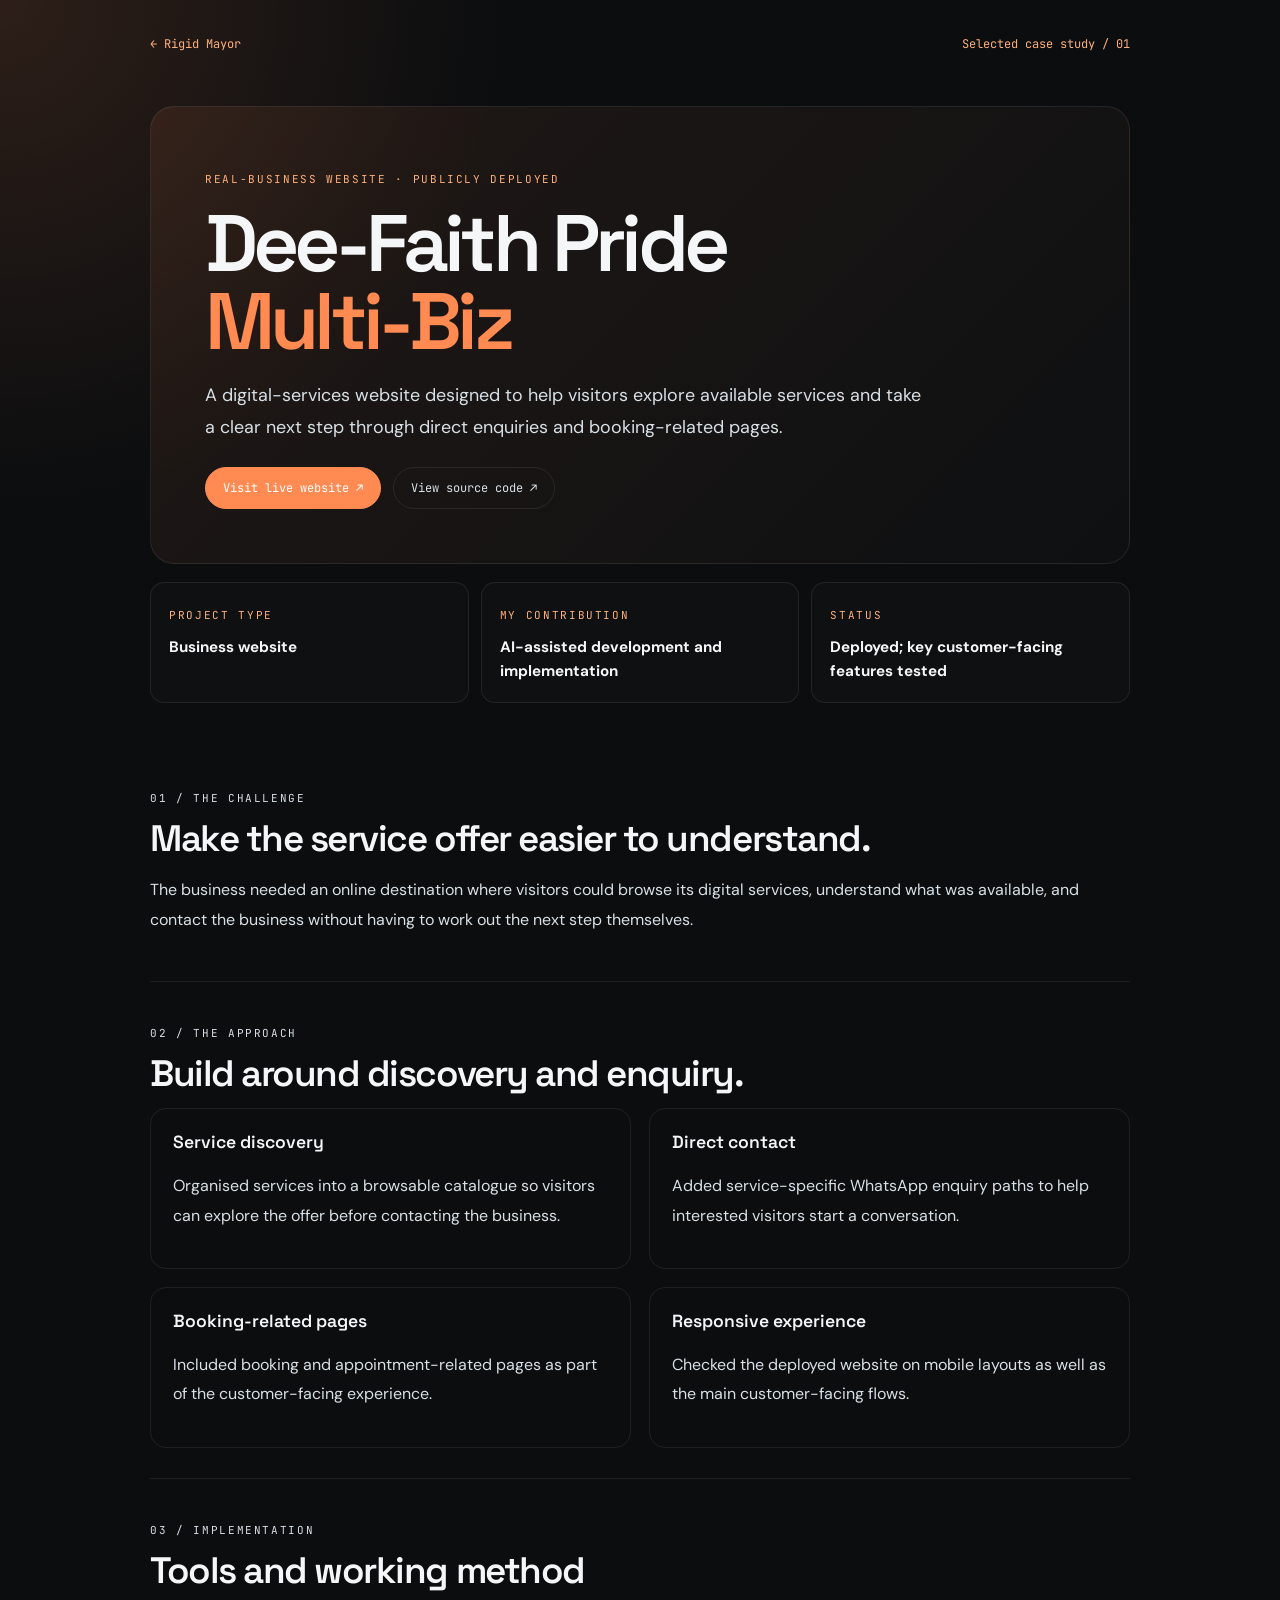
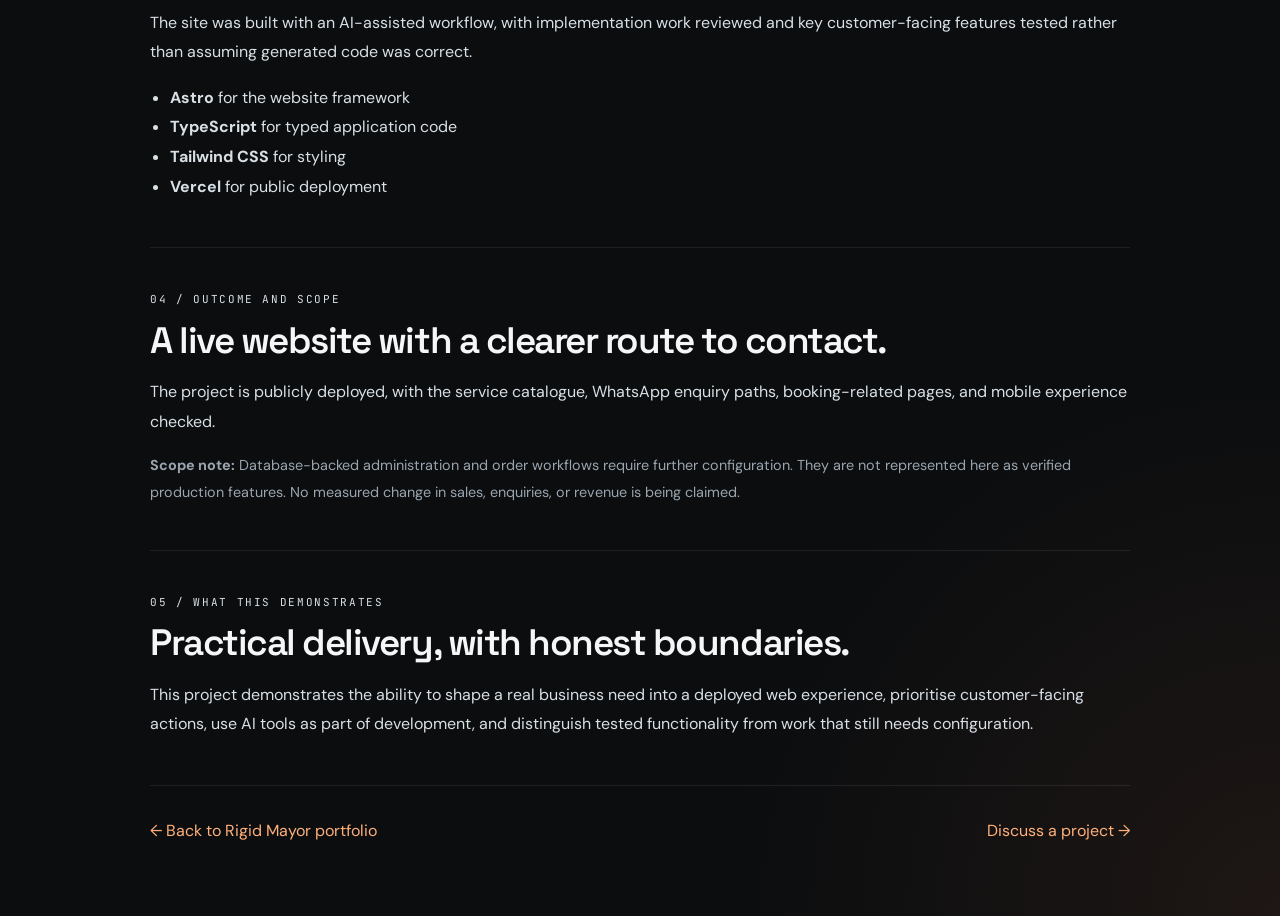
<file: dee-faith-pride-case-study.html>
<!DOCTYPE html>
<html lang="en">
<head>
<meta charset="UTF-8">
<meta name="viewport" content="width=device-width, initial-scale=1.0">
<title>Dee-Faith Pride — Case Study | Rigid Mayor</title>
<meta name="description" content="A case study of a deployed digital-services website built around service discovery, WhatsApp enquiries, and booking-related pages.">
<meta name="theme-color" content="#101113">
<link rel="preconnect" href="https://fonts.googleapis.com">
<link rel="preconnect" href="https://fonts.gstatic.com" crossorigin>
<link href="https://fonts.googleapis.com/css2?family=DM+Sans:wght@400;500;600;700;800&family=Space+Grotesk:wght@400;500;600;700&family=JetBrains+Mono:wght@400;500;700&display=swap" rel="stylesheet">
<link rel="stylesheet" href="style.css">
<style>
.case-shell{width:min(980px,calc(100% - 36px));margin:36px auto 72px}
.case-nav{display:flex;justify-content:space-between;gap:16px;flex-wrap:wrap;margin-bottom:54px;font:12px var(--mono);color:var(--accent-strong)}
.case-hero{padding:clamp(24px,5vw,54px);border:1px solid var(--line);border-radius:24px;background:linear-gradient(135deg,rgba(255,138,82,.09),rgba(255,255,255,.015))}
.case-kicker,.case-label{font:11px var(--mono);letter-spacing:.15em;text-transform:uppercase;color:var(--accent-strong)}
.case-hero h1{font:600 clamp(2.5rem,7vw,5rem)/.98 var(--display);letter-spacing:-.06em;margin:18px 0}
.case-hero .case-lead{max-width:720px;font-size:1.12rem;line-height:1.8;color:var(--text-soft)}
.case-actions{display:flex;gap:12px;flex-wrap:wrap;margin-top:24px}
.case-actions a{display:inline-flex;padding:12px 17px;border:1px solid var(--line);border-radius:999px;font:12px var(--mono);color:var(--text-soft)}
.case-actions a.primary{background:var(--accent);color:#fff;border-color:var(--accent)}
.case-meta{display:grid;grid-template-columns:repeat(3,minmax(0,1fr));gap:12px;margin:18px 0 44px}
.case-meta div{padding:18px;border:1px solid var(--line);border-radius:14px;background:rgba(255,255,255,.015)}
.case-meta strong{display:block;margin-top:8px;font-size:.95rem}
.case-section{padding:30px 0;border-bottom:1px solid var(--line)}
.case-section h2{font:600 clamp(1.6rem,4vw,2.3rem)/1.1 var(--display);letter-spacing:-.04em;margin:10px 0 14px}
.case-section p,.case-section li{color:var(--text-soft);line-height:1.85}
.case-section ul{padding-left:20px}
.case-grid{display:grid;grid-template-columns:1fr 1fr;gap:18px}
.case-panel{padding:22px;border:1px solid var(--line);border-radius:16px}
.case-panel h3{margin-top:0;font:600 1.1rem var(--display)}
.case-note{font-size:.9rem;color:var(--text-faint)!important}
.case-footer{padding-top:32px;display:flex;justify-content:space-between;gap:18px;flex-wrap:wrap}
.case-footer a{color:var(--accent-strong)}
@media(max-width:640px){.case-shell{width:calc(100% - 22px);margin-top:18px}.case-meta,.case-grid{grid-template-columns:1fr}.case-nav{margin-bottom:28px}}
@media(prefers-reduced-motion:reduce){.case-shell{scroll-behavior:auto}}
</style>
</head>
<body>
<main class="case-shell">
  <nav class="case-nav" aria-label="Case study navigation">
    <a href="index.html">← Rigid Mayor</a>
    <span>Selected case study / 01</span>
  </nav>

  <header class="case-hero">
    <p class="case-kicker">Real-business website · Publicly deployed</p>
    <h1>Dee-Faith Pride<br><span style="color:var(--accent)">Multi-Biz</span></h1>
    <p class="case-lead">A digital-services website designed to help visitors explore available services and take a clear next step through direct enquiries and booking-related pages.</p>
    <div class="case-actions">
      <a class="primary" href="https://dee-faith-pride.vercel.app/" target="_blank" rel="noreferrer">Visit live website ↗</a>
      <a href="https://github.com/Bloody-noodles/Digital-Service-Commercial-Website" target="_blank" rel="noreferrer">View source code ↗</a>
    </div>
  </header>

  <div class="case-meta" aria-label="Project details">
    <div><span class="case-label">Project type</span><strong>Business website</strong></div>
    <div><span class="case-label">My contribution</span><strong>AI-assisted development and implementation</strong></div>
    <div><span class="case-label">Status</span><strong>Deployed; key customer-facing features tested</strong></div>
  </div>

  <section class="case-section">
    <p class="case-label">01 / The challenge</p>
    <h2>Make the service offer easier to understand.</h2>
    <p>The business needed an online destination where visitors could browse its digital services, understand what was available, and contact the business without having to work out the next step themselves.</p>
  </section>

  <section class="case-section">
    <p class="case-label">02 / The approach</p>
    <h2>Build around discovery and enquiry.</h2>
    <div class="case-grid">
      <article class="case-panel">
        <h3>Service discovery</h3>
        <p>Organised services into a browsable catalogue so visitors can explore the offer before contacting the business.</p>
      </article>
      <article class="case-panel">
        <h3>Direct contact</h3>
        <p>Added service-specific WhatsApp enquiry paths to help interested visitors start a conversation.</p>
      </article>
      <article class="case-panel">
        <h3>Booking-related pages</h3>
        <p>Included booking and appointment-related pages as part of the customer-facing experience.</p>
      </article>
      <article class="case-panel">
        <h3>Responsive experience</h3>
        <p>Checked the deployed website on mobile layouts as well as the main customer-facing flows.</p>
      </article>
    </div>
  </section>

  <section class="case-section">
    <p class="case-label">03 / Implementation</p>
    <h2>Tools and working method</h2>
    <p>The site was built with an AI-assisted workflow, with implementation work reviewed and key customer-facing features tested rather than assuming generated code was correct.</p>
    <ul>
      <li><strong>Astro</strong> for the website framework</li>
      <li><strong>TypeScript</strong> for typed application code</li>
      <li><strong>Tailwind CSS</strong> for styling</li>
      <li><strong>Vercel</strong> for public deployment</li>
    </ul>
  </section>

  <section class="case-section">
    <p class="case-label">04 / Outcome and scope</p>
    <h2>A live website with a clearer route to contact.</h2>
    <p>The project is publicly deployed, with the service catalogue, WhatsApp enquiry paths, booking-related pages, and mobile experience checked.</p>
    <p class="case-note"><strong>Scope note:</strong> Database-backed administration and order workflows require further configuration. They are not represented here as verified production features. No measured change in sales, enquiries, or revenue is being claimed.</p>
  </section>

  <section class="case-section">
    <p class="case-label">05 / What this demonstrates</p>
    <h2>Practical delivery, with honest boundaries.</h2>
    <p>This project demonstrates the ability to shape a real business need into a deployed web experience, prioritise customer-facing actions, use AI tools as part of development, and distinguish tested functionality from work that still needs configuration.</p>
  </section>

  <footer class="case-footer">
    <a href="index.html">← Back to Rigid Mayor portfolio</a>
    <a href="mailto:femiwaya183@gmail.com">Discuss a project →</a>
  </footer>
</main>
</body>
</html>
</file>
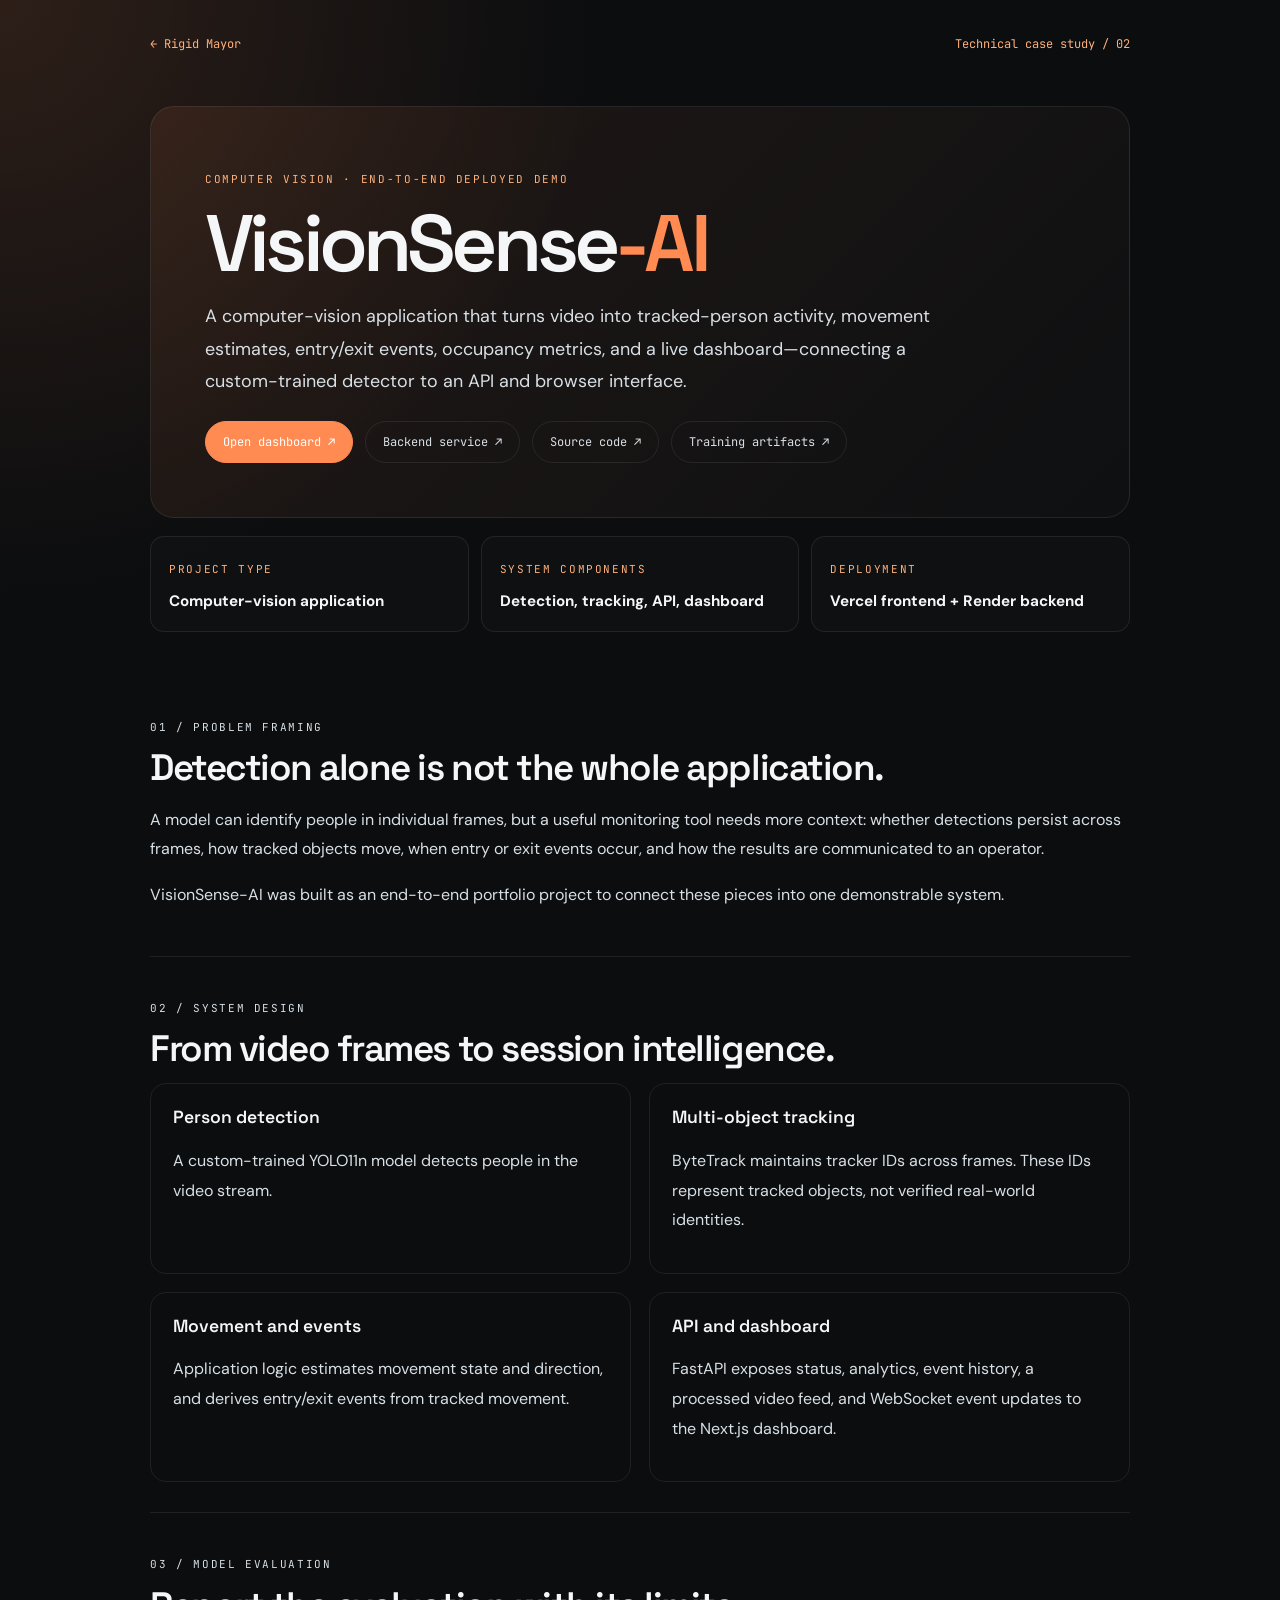
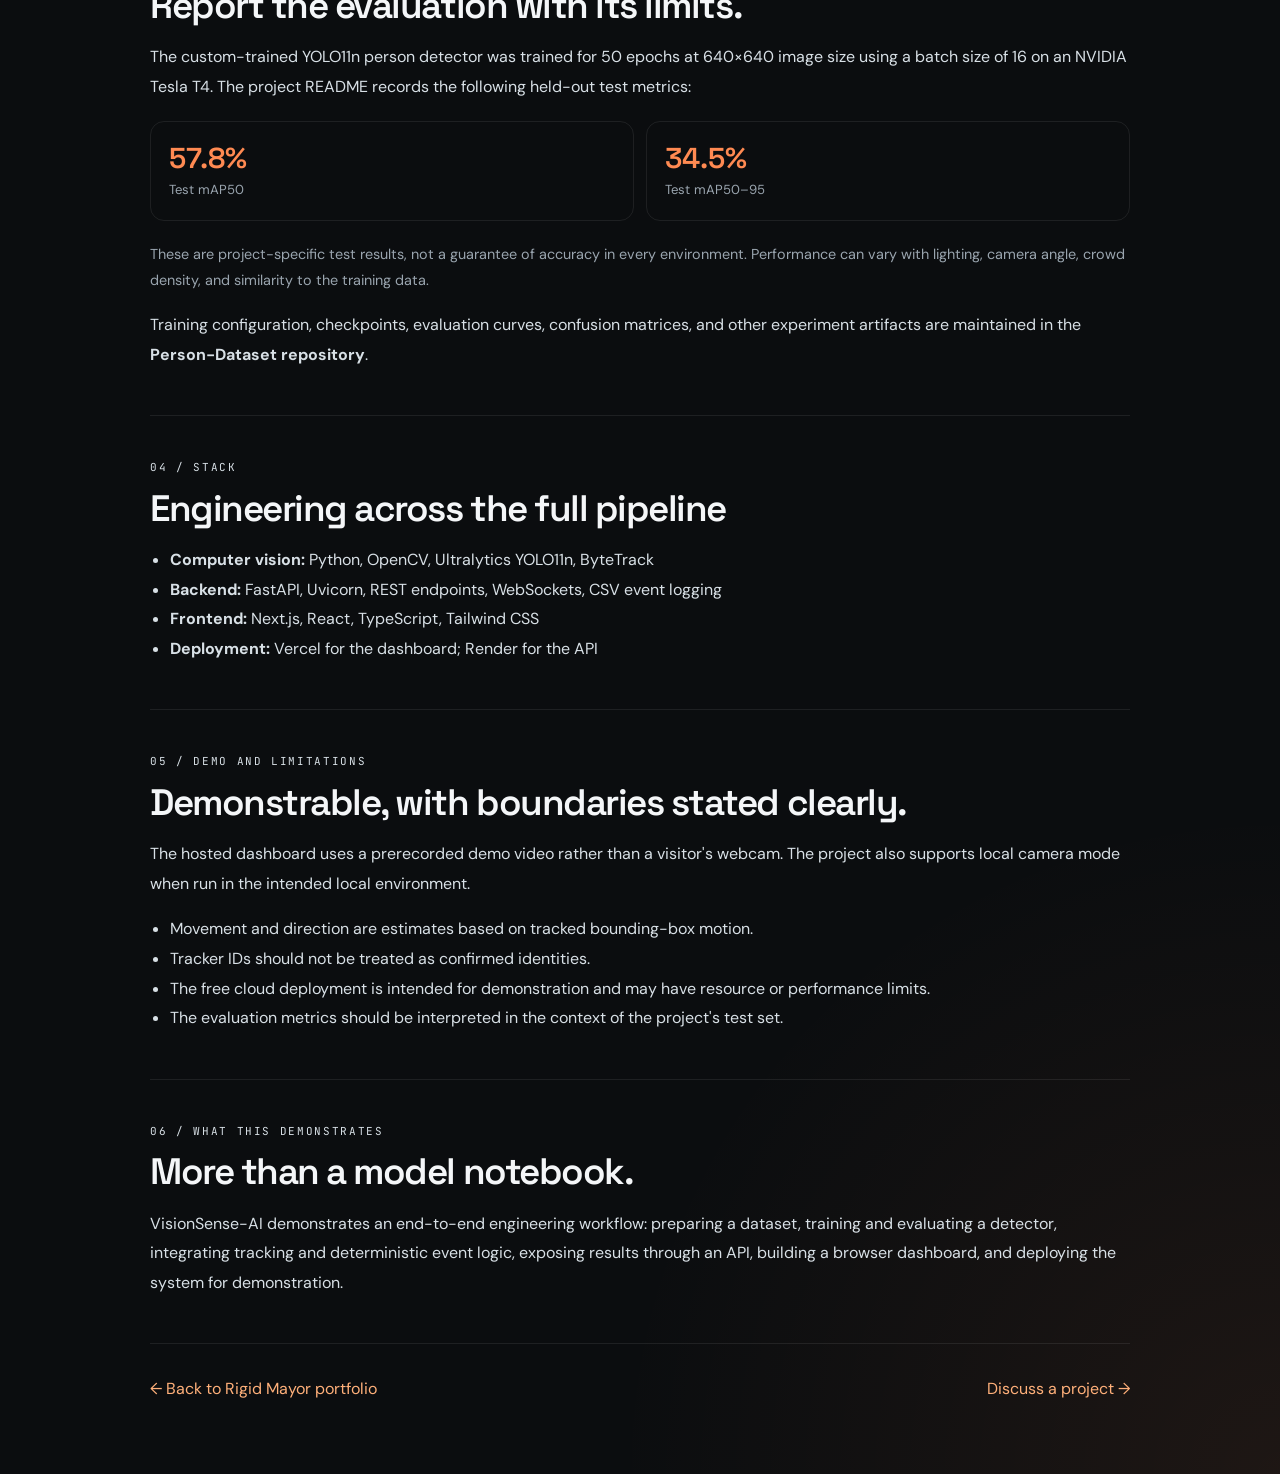
<file: visionsense-ai-case-study.html>
<!DOCTYPE html>
<html lang="en">
<head>
<meta charset="UTF-8">
<meta name="viewport" content="width=device-width, initial-scale=1.0">
<title>VisionSense-AI — Case Study | Rigid Mayor</title>
<meta name="description" content="An end-to-end computer vision application combining custom-trained YOLO11n person detection, ByteTrack, movement and event analysis, FastAPI, and a Next.js dashboard.">
<meta name="theme-color" content="#101113">
<link rel="preconnect" href="https://fonts.googleapis.com">
<link rel="preconnect" href="https://fonts.gstatic.com" crossorigin>
<link href="https://fonts.googleapis.com/css2?family=DM+Sans:wght@400;500;600;700;800&family=Space+Grotesk:wght@400;500;600;700&family=JetBrains+Mono:wght@400;500;700&display=swap" rel="stylesheet">
<link rel="stylesheet" href="style.css">
<style>
.case-shell{width:min(980px,calc(100% - 36px));margin:36px auto 72px}
.case-nav{display:flex;justify-content:space-between;gap:16px;flex-wrap:wrap;margin-bottom:54px;font:12px var(--mono);color:var(--accent-strong)}
.case-hero{padding:clamp(24px,5vw,54px);border:1px solid var(--line);border-radius:24px;background:linear-gradient(135deg,rgba(255,138,82,.09),rgba(255,255,255,.015))}
.case-kicker,.case-label{font:11px var(--mono);letter-spacing:.15em;text-transform:uppercase;color:var(--accent-strong)}
.case-hero h1{font:600 clamp(2.5rem,7vw,5rem)/.98 var(--display);letter-spacing:-.06em;margin:18px 0}
.case-hero .case-lead{max-width:760px;font-size:1.12rem;line-height:1.8;color:var(--text-soft)}
.case-actions{display:flex;gap:12px;flex-wrap:wrap;margin-top:24px}
.case-actions a{display:inline-flex;padding:12px 17px;border:1px solid var(--line);border-radius:999px;font:12px var(--mono);color:var(--text-soft)}
.case-actions a.primary{background:var(--accent);color:#fff;border-color:var(--accent)}
.case-meta{display:grid;grid-template-columns:repeat(3,minmax(0,1fr));gap:12px;margin:18px 0 44px}
.case-meta div{padding:18px;border:1px solid var(--line);border-radius:14px;background:rgba(255,255,255,.015)}
.case-meta strong{display:block;margin-top:8px;font-size:.95rem}
.case-section{padding:30px 0;border-bottom:1px solid var(--line)}
.case-section h2{font:600 clamp(1.6rem,4vw,2.3rem)/1.1 var(--display);letter-spacing:-.04em;margin:10px 0 14px}
.case-section p,.case-section li{color:var(--text-soft);line-height:1.85}
.case-section ul{padding-left:20px}
.case-grid{display:grid;grid-template-columns:1fr 1fr;gap:18px}
.case-panel{padding:22px;border:1px solid var(--line);border-radius:16px}
.case-panel h3{margin-top:0;font:600 1.1rem var(--display)}
.case-note{font-size:.9rem;color:var(--text-faint)!important}
.metric-row{display:flex;gap:12px;flex-wrap:wrap;margin:20px 0}
.metric{flex:1;min-width:150px;padding:18px;border:1px solid var(--line);border-radius:14px}
.metric strong{display:block;font:600 1.8rem var(--display);color:var(--accent)}
.metric span{font-size:.82rem;color:var(--text-faint)}
.case-footer{padding-top:32px;display:flex;justify-content:space-between;gap:18px;flex-wrap:wrap}
.case-footer a{color:var(--accent-strong)}
@media(max-width:640px){.case-shell{width:calc(100% - 22px);margin-top:18px}.case-meta,.case-grid{grid-template-columns:1fr}.case-nav{margin-bottom:28px}}
</style>
</head>
<body>
<main class="case-shell">
  <nav class="case-nav" aria-label="Case study navigation">
    <a href="index.html">← Rigid Mayor</a>
    <span>Technical case study / 02</span>
  </nav>

  <header class="case-hero">
    <p class="case-kicker">Computer vision · End-to-end deployed demo</p>
    <h1>VisionSense<span style="color:var(--accent)">-AI</span></h1>
    <p class="case-lead">A computer-vision application that turns video into tracked-person activity, movement estimates, entry/exit events, occupancy metrics, and a live dashboard—connecting a custom-trained detector to an API and browser interface.</p>
    <div class="case-actions">
      <a class="primary" href="https://vision-sense-ai-wine.vercel.app/" target="_blank" rel="noreferrer">Open dashboard ↗</a>
      <a href="https://visionsense-ai-ozln.onrender.com/" target="_blank" rel="noreferrer">Backend service ↗</a>
      <a href="https://github.com/Bloody-noodles/VisionSense-AI" target="_blank" rel="noreferrer">Source code ↗</a>
      <a href="https://github.com/Bloody-noodles/Person-Dataset" target="_blank" rel="noreferrer">Training artifacts ↗</a>
    </div>
  </header>

  <div class="case-meta" aria-label="Project details">
    <div><span class="case-label">Project type</span><strong>Computer-vision application</strong></div>
    <div><span class="case-label">System components</span><strong>Detection, tracking, API, dashboard</strong></div>
    <div><span class="case-label">Deployment</span><strong>Vercel frontend + Render backend</strong></div>
  </div>

  <section class="case-section">
    <p class="case-label">01 / Problem framing</p>
    <h2>Detection alone is not the whole application.</h2>
    <p>A model can identify people in individual frames, but a useful monitoring tool needs more context: whether detections persist across frames, how tracked objects move, when entry or exit events occur, and how the results are communicated to an operator.</p>
    <p>VisionSense-AI was built as an end-to-end portfolio project to connect these pieces into one demonstrable system.</p>
  </section>

  <section class="case-section">
    <p class="case-label">02 / System design</p>
    <h2>From video frames to session intelligence.</h2>
    <div class="case-grid">
      <article class="case-panel">
        <h3>Person detection</h3>
        <p>A custom-trained YOLO11n model detects people in the video stream.</p>
      </article>
      <article class="case-panel">
        <h3>Multi-object tracking</h3>
        <p>ByteTrack maintains tracker IDs across frames. These IDs represent tracked objects, not verified real-world identities.</p>
      </article>
      <article class="case-panel">
        <h3>Movement and events</h3>
        <p>Application logic estimates movement state and direction, and derives entry/exit events from tracked movement.</p>
      </article>
      <article class="case-panel">
        <h3>API and dashboard</h3>
        <p>FastAPI exposes status, analytics, event history, a processed video feed, and WebSocket event updates to the Next.js dashboard.</p>
      </article>
    </div>
  </section>

  <section class="case-section">
    <p class="case-label">03 / Model evaluation</p>
    <h2>Report the evaluation with its limits.</h2>
    <p>The custom-trained YOLO11n person detector was trained for 50 epochs at 640×640 image size using a batch size of 16 on an NVIDIA Tesla T4. The project README records the following held-out test metrics:</p>
    <div class="metric-row">
      <div class="metric"><strong>57.8%</strong><span>Test mAP50</span></div>
      <div class="metric"><strong>34.5%</strong><span>Test mAP50–95</span></div>
    </div>
    <p class="case-note">These are project-specific test results, not a guarantee of accuracy in every environment. Performance can vary with lighting, camera angle, crowd density, and similarity to the training data.</p>
    <p>Training configuration, checkpoints, evaluation curves, confusion matrices, and other experiment artifacts are maintained in the <a href="https://github.com/Bloody-noodles/Person-Dataset" target="_blank" rel="noreferrer"><strong>Person-Dataset repository</strong></a>.</p>
  </section>

  <section class="case-section">
    <p class="case-label">04 / Stack</p>
    <h2>Engineering across the full pipeline</h2>
    <ul>
      <li><strong>Computer vision:</strong> Python, OpenCV, Ultralytics YOLO11n, ByteTrack</li>
      <li><strong>Backend:</strong> FastAPI, Uvicorn, REST endpoints, WebSockets, CSV event logging</li>
      <li><strong>Frontend:</strong> Next.js, React, TypeScript, Tailwind CSS</li>
      <li><strong>Deployment:</strong> Vercel for the dashboard; Render for the API</li>
    </ul>
  </section>

  <section class="case-section">
    <p class="case-label">05 / Demo and limitations</p>
    <h2>Demonstrable, with boundaries stated clearly.</h2>
    <p>The hosted dashboard uses a prerecorded demo video rather than a visitor's webcam. The project also supports local camera mode when run in the intended local environment.</p>
    <ul>
      <li>Movement and direction are estimates based on tracked bounding-box motion.</li>
      <li>Tracker IDs should not be treated as confirmed identities.</li>
      <li>The free cloud deployment is intended for demonstration and may have resource or performance limits.</li>
      <li>The evaluation metrics should be interpreted in the context of the project's test set.</li>
    </ul>
  </section>

  <section class="case-section">
    <p class="case-label">06 / What this demonstrates</p>
    <h2>More than a model notebook.</h2>
    <p>VisionSense-AI demonstrates an end-to-end engineering workflow: preparing a dataset, training and evaluating a detector, integrating tracking and deterministic event logic, exposing results through an API, building a browser dashboard, and deploying the system for demonstration.</p>
  </section>

  <footer class="case-footer">
    <a href="index.html">← Back to Rigid Mayor portfolio</a>
    <a href="mailto:femiwaya183@gmail.com">Discuss a project →</a>
  </footer>
</main>
</body>
</html>
</file>
<file: style.css>
* {
  box-sizing: border-box;
}

:root {
  --bg: #0b0d0f;
  --bg-2: #11171a;
  --panel: #141b1f;
  --panel-soft: #1b2329;
  --line: rgba(255, 255, 255, 0.08);
  --text: #f4f6f8;
  --text-soft: #d8e0e6;
  --text-faint: #9aa5af;
  --accent: #ff8a52;
  --accent-strong: #ffb07a;
  --shadow: rgba(0, 0, 0, 0.34);
  --mono: 'JetBrains Mono', monospace;
  --sans: 'DM Sans', sans-serif;
  --display: 'Space Grotesk', sans-serif;
}

body[data-theme='light'] {
  --bg: #f5efe9;
  --bg-2: #f8f3ee;
  --panel: #f9f4ef;
  --panel-soft: #f3eadf;
  --line: rgba(53, 39, 28, 0.1);
  --text: #1d1a18;
  --text-soft: #403a35;
  --text-faint: #726a64;
  --accent: #d3632b;
  --accent-strong: #b9895a;
  --shadow: rgba(62, 40, 24, 0.12);
}

html {
  scroll-behavior: smooth;
}

body {
  margin: 0;
  font-family: var(--sans);
  background:
    radial-gradient(circle at top left, rgba(255, 138, 82, 0.14), transparent 18%),
    radial-gradient(circle at bottom right, rgba(255, 138, 82, 0.08), transparent 20%),
    var(--bg);
  color: var(--text);
  line-height: 1.6;
  transition: background 0.25s ease, color 0.25s ease;
}

a {
  color: inherit;
  text-decoration: none;
}

img {
  max-width: 100%;
  display: block;
}

::selection {
  background: rgba(255, 138, 82, 0.35);
  color: white;
}

.page-shell {
  width: min(1360px, calc(100% - 42px));
  margin: 30px auto;
  display: grid;
  grid-template-columns: 330px minmax(0, 1fr);
  gap: 34px;
}

.sidebar {
  position: sticky;
  top: 28px;
  height: fit-content;
  padding: 28px 22px 24px;
  background: rgba(13, 17, 19, 0.8);
  border: 1px solid var(--line);
  border-radius: 26px;
  box-shadow: 0 28px 70px var(--shadow);
  backdrop-filter: blur(12px);
  transition: background 0.25s ease, border-color 0.25s ease;
}

body[data-theme='light'] .sidebar {
  background: rgba(255, 255, 255, 0.42);
}

.brand-wrap {
  margin-bottom: 20px;
}

.brand-kicker {
  display: inline-block;
  margin-bottom: 10px;
  color: var(--accent-strong);
  font-size: 11px;
  letter-spacing: 0.18em;
  text-transform: uppercase;
  font-family: var(--mono);
}

.brand-wrap h1 {
  margin: 0;
  font-size: clamp(2.4rem, 2.3vw, 3.1rem);
  line-height: 0.9;
  letter-spacing: -0.06em;
  font-family: var(--display);
  font-weight: 600;
}

.brand-tagline {
  margin: 10px 0 0;
  color: var(--accent-strong);
  font-size: 0.78rem;
  font-weight: 600;
  letter-spacing: 0.01em;
}

.portrait-wrap {
  padding: 12px;
  border-radius: 18px;
  border: 1px solid var(--line);
  background: linear-gradient(135deg, rgba(255, 138, 82, 0.08), rgba(255, 255, 255, 0.02));
  margin-bottom: 18px;
}

.portrait-wrap img {
  width: 100%;
  aspect-ratio: 1;
  object-fit: cover;
  border-radius: 12px;
}

.bio {
  margin: 0 0 22px;
  color: var(--text-soft);
  font-size: 0.96rem;
  line-height: 1.7;
}

.theme-toggle {
  width: 100%;
  display: flex;
  align-items: center;
  justify-content: space-between;
  gap: 12px;
  margin: 0 0 18px;
  padding: 10px 12px;
  border: 1px solid var(--line);
  border-radius: 12px;
  background: rgba(255, 255, 255, 0.02);
  color: var(--text-soft);
  font: 600 12px/1 var(--mono);
  letter-spacing: 0.08em;
  text-transform: uppercase;
  cursor: pointer;
  transition: border-color 0.2s ease, transform 0.2s ease;
}

.theme-toggle:hover {
  border-color: rgba(255, 138, 82, 0.25);
  transform: translateY(-1px);
}

.toggle-indicator {
  position: relative;
  width: 36px;
  height: 20px;
  border-radius: 999px;
  background: rgba(255, 138, 82, 0.18);
  border: 1px solid rgba(255, 138, 82, 0.24);
}

.toggle-indicator::before {
  content: '';
  position: absolute;
  top: 2px;
  left: 2px;
  width: 14px;
  height: 14px;
  border-radius: 50%;
  background: var(--accent);
  box-shadow: 0 0 12px rgba(255, 138, 82, 0.25);
  transition: transform 0.2s ease;
}

body[data-theme='light'] .toggle-indicator::before {
  transform: translateX(15px);
}

.side-nav {
  display: flex;
  flex-direction: column;
  gap: 8px;
  margin-bottom: 22px;
}

.side-nav a {
  padding: 11px 12px;
  border-radius: 10px;
  color: var(--text-soft);
  border: 1px solid transparent;
  font-family: var(--mono);
  font-size: 11.5px;
  letter-spacing: 0.12em;
  text-transform: uppercase;
  transition: 0.2s ease;
}

.side-nav a:hover,
.side-nav a.active {
  color: white;
  border-color: rgba(255, 138, 82, 0.2);
  background: rgba(255, 138, 82, 0.03);
}

.meta-list {
  display: grid;
  gap: 10px;
  padding-top: 14px;
  border-top: 1px solid var(--line);
  margin-bottom: 20px;
}

.meta-list div {
  display: flex;
  justify-content: space-between;
  gap: 12px;
  font-size: 0.82rem;
  color: var(--text-faint);
}

.meta-list strong {
  color: var(--text-soft);
  font-weight: 600;
}

.social-links {
  display: flex;
  gap: 10px;
  flex-wrap: wrap;
  padding-top: 12px;
  border-top: 1px solid var(--line);
}

.social-links a {
  border: 1px solid var(--line);
  border-radius: 999px;
  padding: 8px 12px;
  font-size: 12px;
  color: var(--text-soft);
  transition: 0.2s ease;
}

.social-links a:hover {
  border-color: rgba(255, 138, 82, 0.35);
  color: white;
}

.content {
  padding: 8px 0;
}

.content section {
  padding: 54px 0;
  border-top: 1px solid var(--line);
}

.content section:first-child {
  border-top: none;
  padding-top: 12px;
}

.hero {
  padding-bottom: 60px !important;
}

.eyebrow,
.section-tag {
  margin: 0 0 18px;
  font-size: 11px;
  letter-spacing: 0.18em;
  text-transform: uppercase;
  color: var(--accent-strong);
  font-family: var(--mono);
}

.hero h2 {
  margin: 0;
  max-width: 820px;
  font-size: clamp(3.2rem, 5vw, 5.6rem);
  line-height: 0.96;
  letter-spacing: -0.065em;
  font-family: var(--display);
  font-weight: 600;
}

.hero h2 .accent {
  color: var(--accent);
}

.lead {
  max-width: 760px;
  margin-top: 22px;
  margin-bottom: 28px;
  color: var(--text-soft);
  font-size: 1.08rem;
  line-height: 1.8;
}

.cta-row {
  display: flex;
  flex-wrap: wrap;
  gap: 14px;
  margin-bottom: 24px;
}

.btn {
  display: inline-flex;
  align-items: center;
  justify-content: center;
  min-height: 48px;
  padding: 0 22px;
  border-radius: 999px;
  border: 1px solid rgba(255, 138, 82, 0.3);
  background: linear-gradient(135deg, var(--accent), #ff6c42);
  color: white;
  font-family: var(--mono);
  font-size: 12px;
  letter-spacing: 0.08em;
  text-transform: uppercase;
  box-shadow: 0 18px 30px rgba(255, 138, 82, 0.12);
}

.btn.secondary {
  background: transparent;
  border-color: var(--line);
  color: var(--text-soft);
  box-shadow: none;
}

.focus-row {
  display: flex;
  gap: 10px;
  flex-wrap: wrap;
}

.focus-row span {
  padding: 9px 13px;
  border-radius: 999px;
  background: rgba(255, 255, 255, 0.02);
  border: 1px solid var(--line);
  color: var(--text-soft);
  font-family: var(--mono);
  font-size: 11px;
}

.about-grid {
  display: grid;
  grid-template-columns: 1.2fr 0.8fr;
  gap: 22px;
}

.about-copy p {
  margin: 0 0 18px;
  color: var(--text-soft);
  font-size: 1.04rem;
  line-height: 1.9;
}

.about-copy strong {
  color: white;
}

.stack-card {
  display: grid;
  gap: 18px;
  padding: 20px;
  border: 1px solid var(--line);
  border-radius: 18px;
  background: linear-gradient(180deg, rgba(255,255,255,0.02), rgba(255,255,255,0.01));
  box-shadow: inset 0 1px 0 rgba(255,255,255,0.04);
}

.stack-card h3 {
  margin: 0 0 12px;
  font-size: 11px;
  letter-spacing: 0.14em;
  text-transform: uppercase;
  color: var(--text-faint);
  font-family: var(--mono);
}

.stack-card ul {
  list-style: none;
  padding: 0;
  margin: 0;
  display: grid;
  gap: 8px;
}

.stack-card li {
  color: var(--text-soft);
  font-family: var(--mono);
  font-size: 12px;
}

.work-list {
  display: grid;
  gap: 18px;
}

.work-card {
  padding: 24px 22px;
  border-radius: 18px;
  border: 1px solid var(--line);
  background: linear-gradient(180deg, rgba(255,255,255,0.015), rgba(255,255,255,0.01));
  transition: transform 0.2s ease, border-color 0.2s ease, box-shadow 0.2s ease;
}

.work-card:hover {
  transform: translateY(-3px);
  border-color: rgba(255, 138, 82, 0.24);
  box-shadow: 0 20px 32px rgba(0, 0, 0, 0.1);
}

.work-topline {
  display: flex;
  justify-content: space-between;
  gap: 12px;
  align-items: center;
  margin-bottom: 12px;
}

.work-topline h3 {
  margin: 0;
  font-size: 1.5rem;
  letter-spacing: -0.04em;
  font-family: var(--display);
  font-weight: 600;
}

.work-topline span {
  padding: 6px 10px;
  border: 1px solid rgba(255, 138, 82, 0.2);
  border-radius: 999px;
  color: var(--accent-strong);
  font-size: 10px;
  letter-spacing: 0.08em;
  text-transform: uppercase;
  font-family: var(--mono);
}

.work-card p {
  margin: 0 0 14px;
  color: var(--text-soft);
  line-height: 1.8;
}

.work-links {
  display: flex;
  flex-wrap: wrap;
  gap: 18px;
  font-family: var(--mono);
  font-size: 12px;
}

.work-links a {
  color: var(--accent-strong);
}

body[data-theme='light'] .contact-box,
body[data-theme='light'] .work-card,
body[data-theme='light'] .stack-card,
body[data-theme='light'] .focus-row span,
body[data-theme='light'] .social-links a,
body[data-theme='light'] .side-nav a,
body[data-theme='light'] .theme-toggle {
  background: rgba(255, 255, 255, 0.32);
}

.contact-box {
  display: flex;
  justify-content: space-between;
  align-items: center;
  gap: 22px;
  flex-wrap: wrap;
  padding: 28px 22px;
  border: 1px solid var(--line);
  border-radius: 18px;
  background: linear-gradient(135deg, rgba(255, 138, 82, 0.06), rgba(255,255,255,0.01));
  box-shadow: inset 0 1px 0 rgba(255,255,255,0.04);
}

.contact-head {
  margin: 0;
  font-size: clamp(1.6rem, 3vw, 2.5rem);
  line-height: 1.05;
  letter-spacing: -0.05em;
}

.contact-links {
  display: flex;
  flex-wrap: wrap;
  gap: 16px;
  font-family: var(--mono);
  font-size: 12px;
  color: var(--text-soft);
}

.contact-links a {
  color: var(--text-soft);
}

.reveal {
  opacity: 0;
  transform: translateY(20px);
  transition: opacity 0.6s ease, transform 0.6s ease;
}

.reveal.visible {
  opacity: 1;
  transform: translateY(0);
}

@media (max-width: 980px) {
  .page-shell {
    grid-template-columns: 1fr;
  }

  .sidebar {
    position: relative;
    top: 0;
  }
}

@media (max-width: 680px) {
  .page-shell {
    width: min(100% - 22px, 100%);
    margin: 18px auto 40px;
  }

  .sidebar,
  .content section {
    padding-left: 16px;
    padding-right: 16px;
  }

  .hero h2 {
    font-size: clamp(2.25rem, 9vw, 3.1rem);
    line-height: 1;
  }

  .about-grid {
    grid-template-columns: 1fr;
  }
}


/* Rigid Mayor brand polish: clear focus states and reduced-motion support. */
a:focus-visible,
button:focus-visible {
  outline: 2px solid var(--accent);
  outline-offset: 4px;
}

@media (prefers-reduced-motion: reduce) {
  html {
    scroll-behavior: auto;
  }

  *,
  *::before,
  *::after {
    animation-duration: 0.01ms !important;
    animation-iteration-count: 1 !important;
    transition-duration: 0.01ms !important;
  }

  .reveal {
    opacity: 1;
    transform: none;
  }
}

/* Real project screenshots reused from the existing web portfolio. */
.work-image {
  width: 100%;
  aspect-ratio: 16 / 9;
  object-fit: cover;
  object-position: top center;
  display: block;
  margin: 0 0 20px;
  border: 1px solid var(--line);
  border-radius: 12px;
  background: var(--panel-soft);
}

@media (max-width: 680px) {
  .work-image {
    aspect-ratio: 4 / 3;
    margin-bottom: 16px;
  }
}


/* Keep the long Selected Work section visible even if its reveal observer never fires. */
#work.reveal {
  opacity: 1;
  transform: none;
}
</file>
